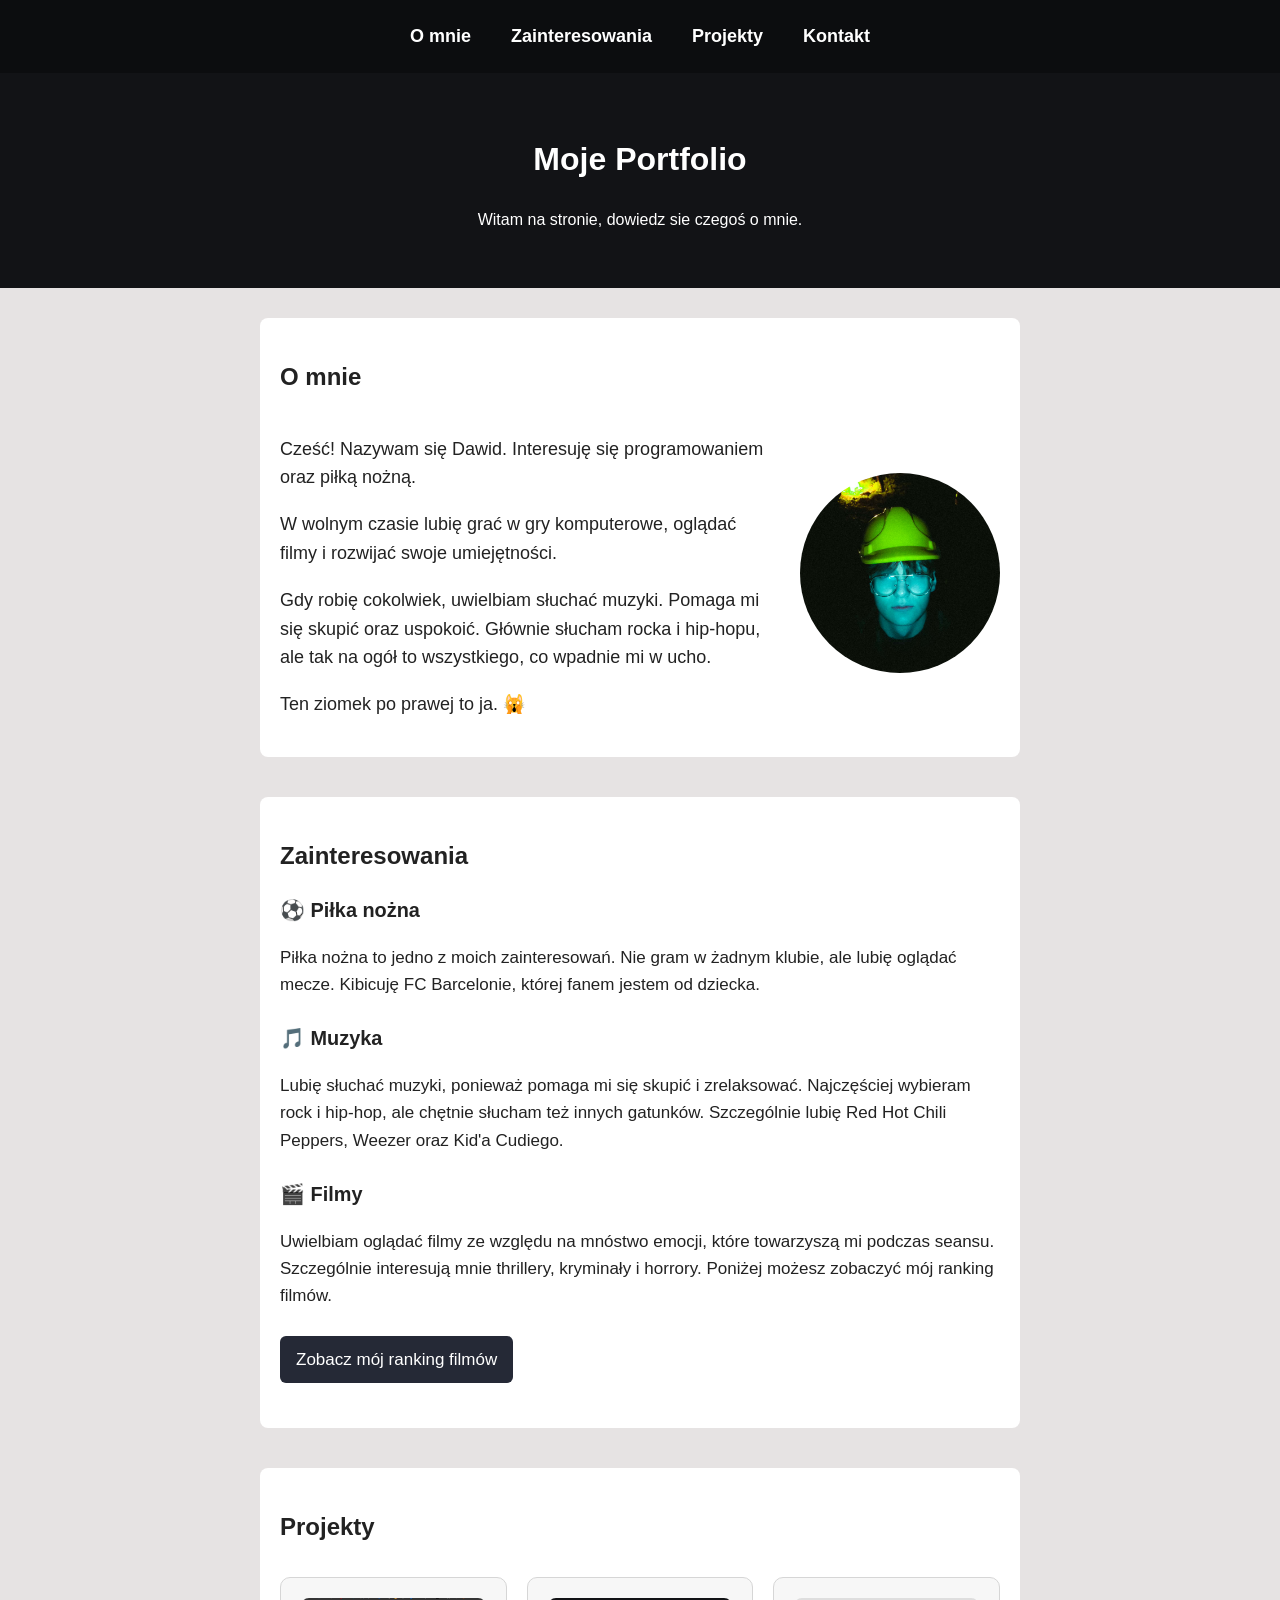
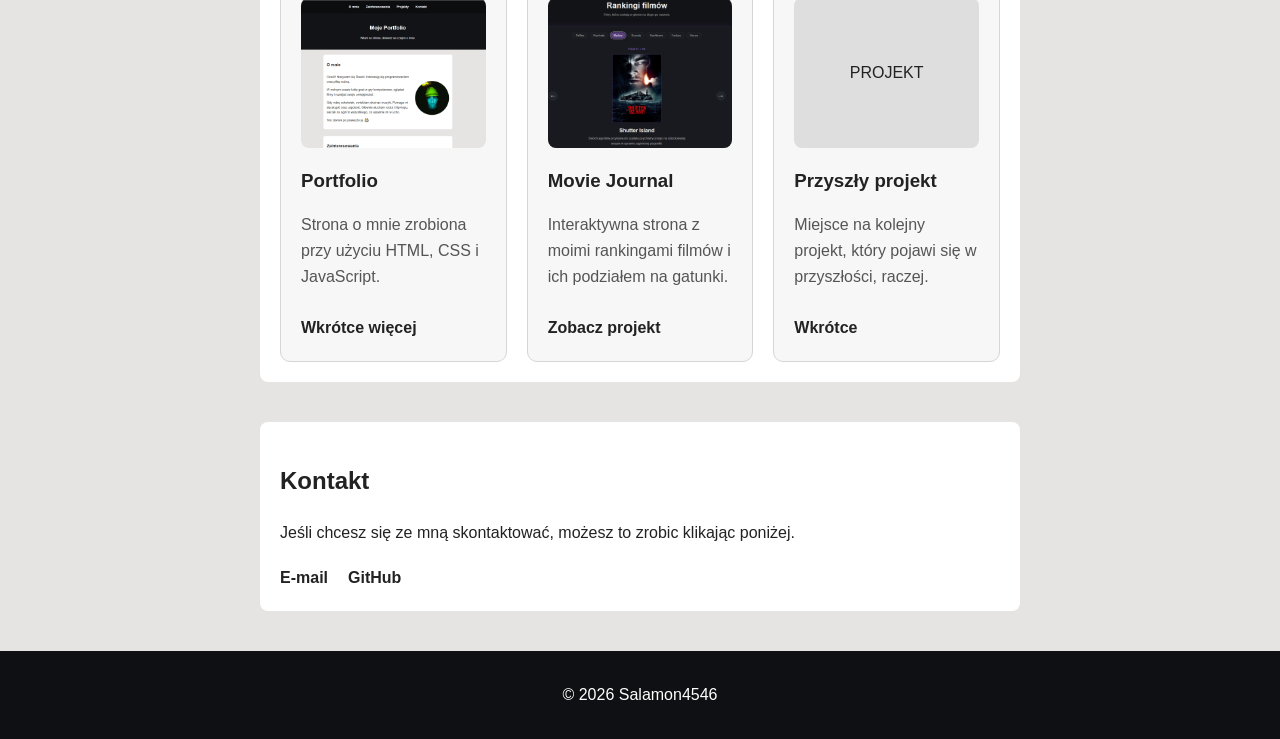
<file: index.html>
<!DOCTYPE html>
<html lang="pl">
<head>
  <meta charset="UTF-8">
  <meta name="viewport" content="width=device-width, initial-scale=1.0">
  <title>Moje Portfolio</title>
  <link rel="stylesheet" href="style.css">
</head>
<body>
  <nav>
    <a href="#about">O mnie</a>
    <a href="#interests">Zainteresowania</a>
    <a href="#projects">Projekty</a>
    <a href="#contact">Kontakt</a>
</nav>

  <header>
    <h1>Moje Portfolio</h1>
    <p>Witam na stronie, dowiedz sie czegoś o mnie.</p>
  </header>

  <main>
    
<section id="about">
    <h2>O mnie</h2>

    <div class="about-content">
        <div class="about-text">
            <p>
                Cześć! Nazywam się Dawid. Interesuję się
                programowaniem oraz piłką nożną.
            </p>

            <p>
                W wolnym czasie lubię grać w gry komputerowe,
                oglądać filmy i rozwijać swoje umiejętności.
            </p>

            <p>
                Gdy robię cokolwiek, uwielbiam słuchać muzyki.
                Pomaga mi się skupić oraz uspokoić. Głównie słucham
                 rocka i hip-hopu, ale tak na ogół to wszystkiego,
                co wpadnie mi w ucho.
            </p>
            <p>
                Ten ziomek po prawej to ja. 🙀
            </p>

        </div>

        <div class="about-image">
            <img src="images/me.jpg" alt="Moje zdjęcie">
        </div>
    </div>
</section>

   <section id="interests">
    <h2>Zainteresowania</h2>

   <div class="interest-item">
    <h3>⚽ Piłka nożna</h3>
    <p>
        Piłka nożna to jedno z moich zainteresowań.
        Nie gram w żadnym klubie, ale lubię oglądać mecze.
        Kibicuję FC Barcelonie, której fanem jestem od dziecka.
    </p>
</div>

<div class="interest-item">
    <h3>🎵 Muzyka</h3>
    <p>
        Lubię słuchać muzyki, ponieważ pomaga mi się skupić
        i zrelaksować. Najczęściej wybieram rock i hip-hop,
        ale chętnie słucham też innych gatunków.
        Szczególnie lubię Red Hot Chili Peppers, Weezer
        oraz Kid'a Cudiego.
    </p>
</div>

<div class="interest-item">
    <h3>🎬 Filmy</h3>
    <p>
        Uwielbiam oglądać filmy ze względu na mnóstwo
        emocji, które towarzyszą mi podczas seansu.
        Szczególnie interesują mnie thrillery, kryminały
        i horrory. Poniżej możesz zobaczyć mój ranking filmów.
    </p>

    <a class="movies-link" href="movies.html">
        Zobacz mój ranking filmów
    </a>
</div>

</section>

   <section id="projects">
    <h2>Projekty</h2>

    <div class="projects-grid">

        <div class="project-card">
            <div class="project-image">
                <img src="images/portfolio.png" alt="SCREENSHOT">
            </div>

            <h3>Portfolio</h3>

            <p>
                Strona o mnie zrobiona przy użyciu HTML, CSS i JavaScript.
            </p>

            <a href="#" class="project-link">Wkrótce więcej</a>
        </div>

        <div class="project-card">
            <div class="project-image">
                <img src="images/Movies.png" alt="SCREENSHOT">
            </div>

            <h3>Movie Journal</h3>

            <p>
                Interaktywna strona z moimi rankingami filmów i ich podziałem na gatunki.
            </p>

            <a href="movies.html" class="project-link">Zobacz projekt</a>
        </div>

        <div class="project-card">
            <div class="project-image">
                <span>PROJEKT</span>
            </div>

            <h3>Przyszły projekt</h3>

            <p>
                Miejsce na kolejny projekt, który pojawi się w przyszłości, raczej.
            </p>

            <a href="#" class="project-link">Wkrótce</a>
        </div>

    </div>
</section>

    <section id="contact">
    <h2>Kontakt</h2>

    <p>
        Jeśli chcesz się ze mną skontaktować, możesz to zrobic klikając poniżej. 
    </p>

    <div class="contact-links">
        <a href="mailto:mrasnygang@gmail.com">E-mail</a>
        <a href="https://github.com/Salamon4546" target="_blank">GitHub</a>
    </div>
</section>

  </main>

    <footer>
        <p> &copy; 2026 Salamon4546</p>
    </footer>

</body>
</html>
</file>
<file: style.css>
*{
  box-sizing: border-box;
}

body{
  margin: 0;
  font-family: Arial, Helvetica, sans-serif;
     background-color: #E6E3E3;
    color: #222;
    line-height: 1.6;
}
header {
    background-color: #121316;
    color: white;
    text-align: center;
    padding: 40px 20px;
}

main {
    max-width: 800px;
    margin: 30px auto;
    padding: 0 20px;
}

section {
    background-color: white;
    padding: 20px;
    margin-bottom: 40px;
    border-radius: 8px;
}

footer {
    text-align: center;
    padding: 15px;
    background-color: #0f1013;;
    color: white;
}

nav {
    display: flex;
    justify-content: center;
    align-items: center;
    gap: 40px;
    padding: 22px 20px;
    background-color: #0c0d0f;
}

nav a {
    color: white;
    text-decoration: none;
    font-weight: bold;
    font-size: 18px;
}

nav a:hover {
    color: #61dafb;
}

.about-content {
    display: flex;
    gap: 30px;
    align-items: center;
}

.about-text {
    flex: 1;
    font-size: 18px;
}

.about-image {
    flex: 0 0 200px;
}

.about-image img {
    width: 200px;
    height: 200px;
    object-fit: cover;
    border-radius: 50%;
}


.interest-item {
    margin-bottom: 25px;
    font-size: 17px;
}

.interest-item h3 {
    margin-bottom: 8px;
}

.movies-link {
    display: inline-block;
    margin-top: 10px;
    padding: 10px 16px;
    background-color: #252936;
    color: white;
    text-decoration: none;
    border-radius: 6px;
    transition: background-color 0.2s;
}

.movies-link:hover {
    background-color: #414b63;
}

.projects-grid {
    display: grid;
    grid-template-columns: repeat(3, 1fr);
    gap: 20px;
    margin-top: 30px;
}

.project-card {
    background-color: #f7f7f7;
    border: 1px solid #d6d6d6;
    border-radius: 10px;
    padding: 20px;
}

.project-image {
    height: 150px;
    background-color: #dedede;
    border-radius: 8px;
    display: flex;
    justify-content: center;
    align-items: center;
    overflow: hidden;
}

.project-image img {
    width: 100%;
    height: 100%;
    object-fit: cover;
}

.project-card h3 {
    margin-bottom: 10px;
}

.project-card p {
    color: #555;
    line-height: 1.6;
}

.project-link {
    display: inline-block;
    margin-top: 10px;
    color: #222;
    font-weight: bold;
    text-decoration: none;
}

.project-link:hover {
    text-decoration: underline;
}

.contact-links {
    display: flex;
    gap: 20px;
    margin-top: 20px;
}

.contact-links a {
    color: #222;
    font-weight: bold;
    text-decoration: none;
}

.contact-links a:hover {
    text-decoration: underline;
}
</file>
